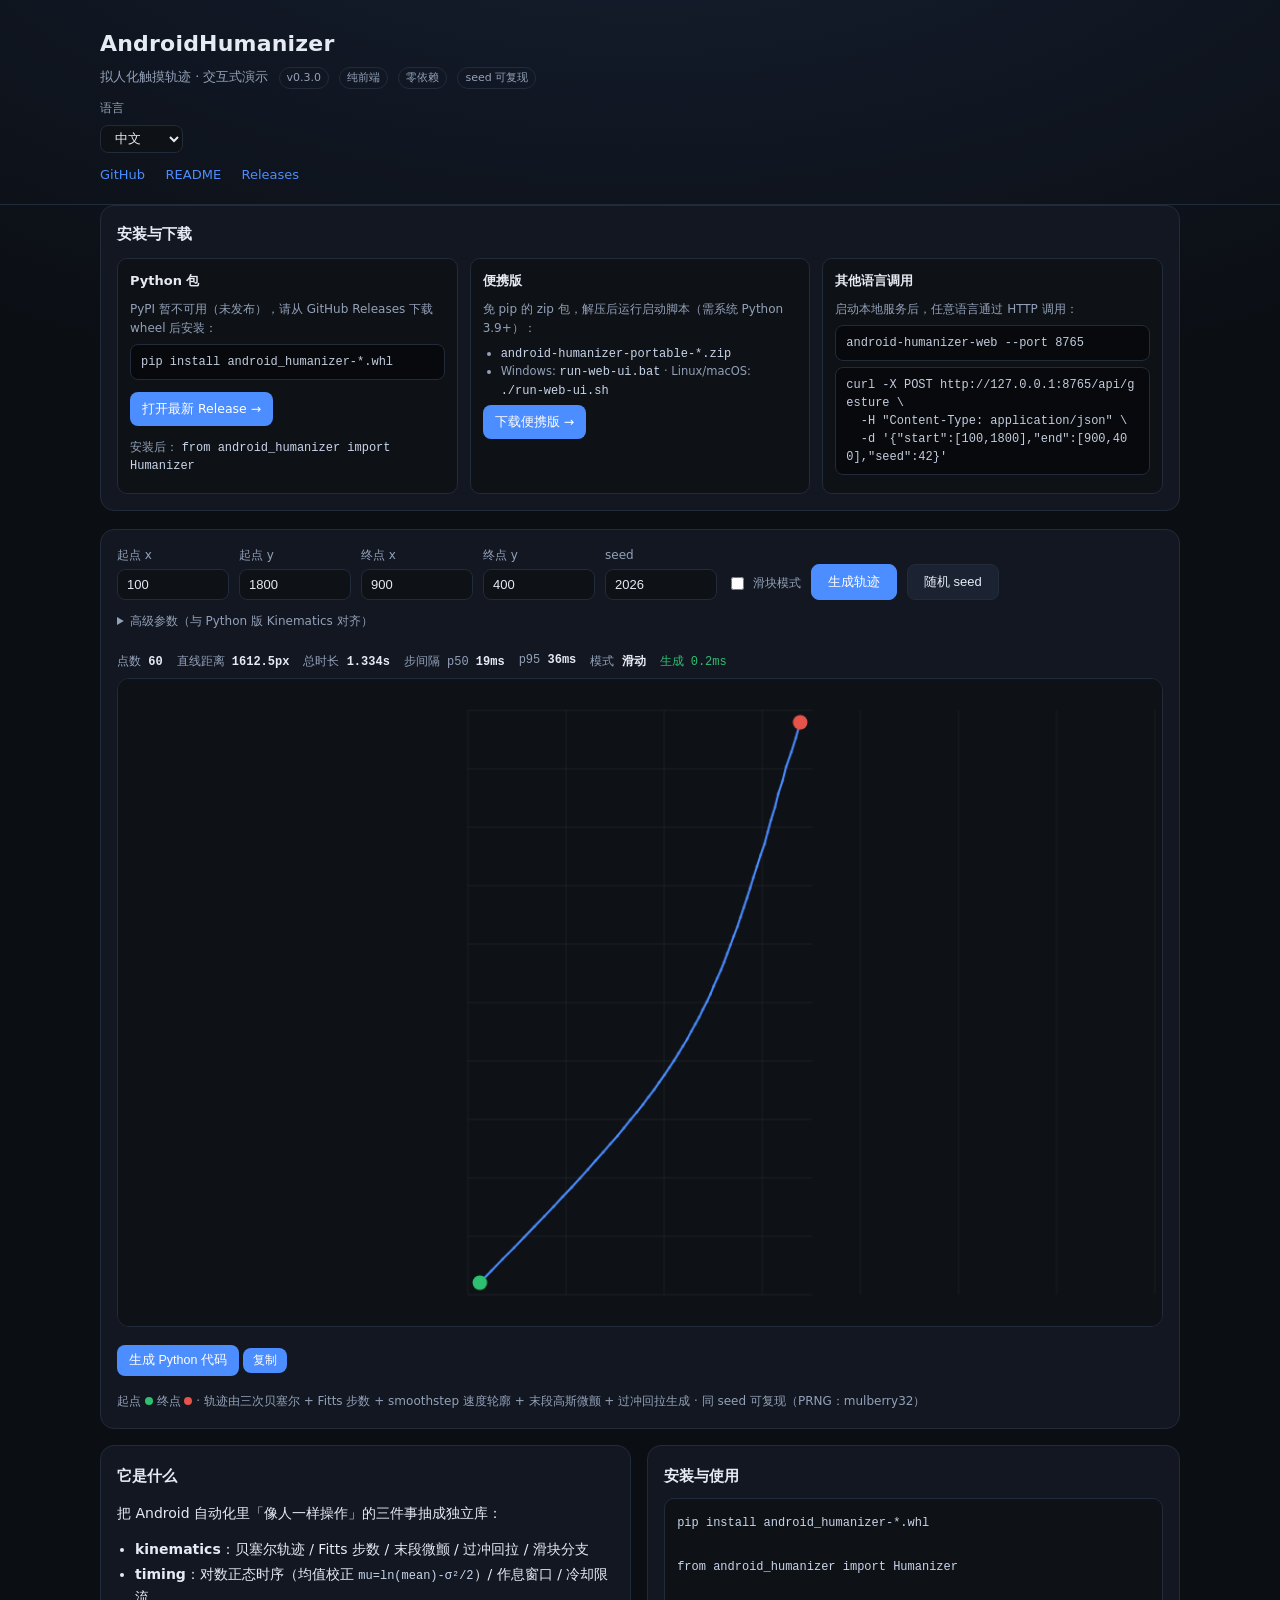
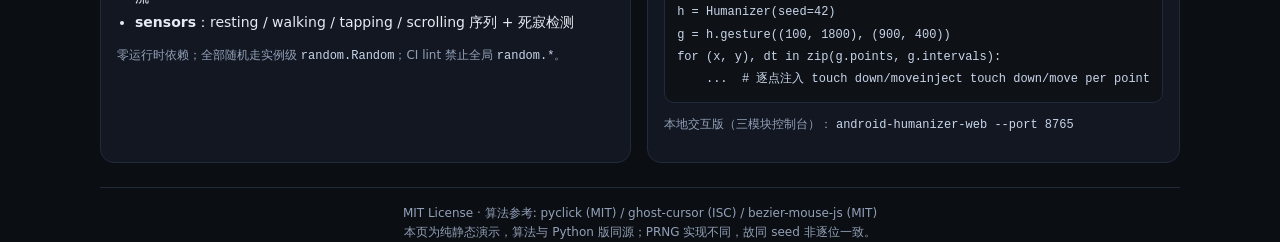
<file: site/index.html>
<!DOCTYPE html>
<html lang="zh-CN">
<head>
<meta charset="utf-8">
<meta name="viewport" content="width=device-width, initial-scale=1">
<title>AndroidHumanizer · 拟人化轨迹演示 / human-like trajectory demo</title>
<meta name="description" content="Human-like touch trajectory, timing and sensor simulation for Android automation. Interactive demo.">
<link rel="stylesheet" href="./style.css">
</head>
<body>
<header class="top">
  <div class="wrap">
    <h1>AndroidHumanizer</h1>
    <p class="sub"><span class="zh">拟人化触摸轨迹 · 交互式演示</span><span class="en">Human-like touch trajectory · interactive demo</span>
      <span class="tag">v0.3.0</span>
      <span class="tag"><span class="zh">纯前端</span><span class="en">pure frontend</span></span>
      <span class="tag"><span class="zh">零依赖</span><span class="en">zero deps</span></span>
      <span class="tag"><span class="zh">seed 可复现</span><span class="en">seed-reproducible</span></span>
    </p>
    <p class="sub"><label class="chk" for="lang"><span class="zh">语言</span><span class="en">Language</span> </label>
      <select id="lang" class="lang-select" aria-label="language">
        <option value="zh">中文</option>
        <option value="en">English</option>
      </select></p>
    <nav class="links">
      <a href="https://github.com/MassChargeRatio/android-humanizer">GitHub</a>
      <a href="https://github.com/MassChargeRatio/android-humanizer#readme">README</a>
      <a href="https://github.com/MassChargeRatio/android-humanizer/releases/latest">Releases</a>
    </nav>
  </div>
</header>

<main class="wrap">
  <section class="install" id="install">
    <h2><span class="zh">安装与下载</span><span class="en">Install &amp; Download</span></h2>
    <div class="install-grid">
      <div class="install-card">
        <h3><span class="zh">Python 包</span><span class="en">Python package</span></h3>
        <p class="muted"><span class="zh">PyPI 暂不可用（未发布），请从 GitHub Releases 下载 wheel 后安装：</span><span class="en">PyPI is not available yet (unpublished); install a wheel from GitHub Releases:</span></p>
        <pre class="cmd">pip install android_humanizer-*.whl</pre>
        <a class="btn-link" href="https://github.com/MassChargeRatio/android-humanizer/releases/latest" target="_blank" rel="noopener"><span class="zh">打开最新 Release →</span><span class="en">Open latest Release →</span></a>
        <p class="muted small"><span class="zh">安装后：</span><span class="en">After install:</span> <code>from android_humanizer import Humanizer</code></p>
      </div>
      <div class="install-card">
        <h3><span class="zh">便携版</span><span class="en">Portable</span></h3>
        <p class="muted"><span class="zh">免 pip 的 zip 包，解压后运行启动脚本（需系统 Python 3.9+）：</span><span class="en">pip-free zip; unzip and run the launcher (needs system Python 3.9+):</span></p>
        <ul class="muted small">
          <li><code>android-humanizer-portable-*.zip</code></li>
          <li>Windows: <code>run-web-ui.bat</code> · Linux/macOS: <code>./run-web-ui.sh</code></li>
        </ul>
        <a class="btn-link" href="https://github.com/MassChargeRatio/android-humanizer/releases/latest" target="_blank" rel="noopener"><span class="zh">下载便携版 →</span><span class="en">Download portable →</span></a>
      </div>
      <div class="install-card">
        <h3><span class="zh">其他语言调用</span><span class="en">Call from other languages</span></h3>
        <p class="muted"><span class="zh">启动本地服务后，任意语言通过 HTTP 调用：</span><span class="en">Start the local server, then call it over HTTP from any language:</span></p>
        <pre class="cmd">android-humanizer-web --port 8765</pre>
        <pre class="cmd">curl -X POST http://127.0.0.1:8765/api/gesture \
  -H "Content-Type: application/json" \
  -d '{"start":[100,1800],"end":[900,400],"seed":42}'</pre>
      </div>
    </div>
  </section>

  <section class="card">
    <div class="row">
      <label><span class="zh">起点 x</span><span class="en">start x</span><input id="sx" type="number" value="100"></label>
      <label><span class="zh">起点 y</span><span class="en">start y</span><input id="sy" type="number" value="1800"></label>
      <label><span class="zh">终点 x</span><span class="en">end x</span><input id="ex" type="number" value="900"></label>
      <label><span class="zh">终点 y</span><span class="en">end y</span><input id="ey" type="number" value="400"></label>
      <label>seed<input id="seed" type="number" value="2026"></label>
      <label class="chk"><input id="slider" type="checkbox"> <span class="zh">滑块模式</span><span class="en">slider</span></label>
      <button id="go" class="primary"><span class="zh">生成轨迹</span><span class="en">Generate</span></button>
      <button id="rand"><span class="zh">随机 seed</span><span class="en">random seed</span></button>
    </div>

    <details class="adv">
      <summary><span class="zh">高级参数（与 Python 版 Kinematics 对齐）</span><span class="en">Advanced params (aligned with Python Kinematics)</span></summary>
      <div class="row">
        <label>steps_min<input id="stepsMin" type="number" value="20"></label>
        <label>steps_max<input id="stepsMax" type="number" value="60"></label>
        <label>px_per_step<input id="pxPerStep" type="number" value="15"></label>
        <label>perpendicular_ratio<input id="perpH" type="number" step="0.01" value="0.12"></label>
        <label>jitter_sigma<input id="jitter" type="number" step="0.1" value="1.2"></label>
        <label>overshoot_prob<input id="overshoot" type="number" step="0.05" value="0.25"></label>
      </div>
    </details>

    <div class="meta" id="meta"></div>
    <canvas id="cv" width="1000" height="620"></canvas>
    <div class="codegen">
      <button id="code-btn" class="btn-link"><span class="zh">生成 Python 代码</span><span class="en">Generate Python code</span></button>
      <pre id="code-out" class="codeblock hidden"></pre>
      <button id="code-copy" class="btn-link small hidden"><span class="zh">复制</span><span class="en">Copy</span></button>
    </div>
    <p class="hint">
      <span class="zh">起点 <span class="dot g"></span> 终点 <span class="dot r"></span>
      · 轨迹由三次贝塞尔 + Fitts 步数 + smoothstep 速度轮廓 + 末段高斯微颤 + 过冲回拉生成
      · 同 seed 可复现（PRNG：mulberry32）</span>
      <span class="en">Start <span class="dot g"></span> End <span class="dot r"></span>
      · trajectory: cubic bezier + Fitts steps + smoothstep profile + tail Gaussian tremor + overshoot pull-back
      · same seed reproduces (PRNG: mulberry32)</span>
    </p>
  </section>

  <section class="grid">
    <div class="card">
      <h2><span class="zh">它是什么</span><span class="en">What is it</span></h2>
      <p><span class="zh">把 Android 自动化里「像人一样操作」的三件事抽成独立库：</span><span class="en">The three &#34;operate like a human&#34; concerns of Android automation, as a standalone library:</span></p>
      <ul>
        <li><b>kinematics</b>：<span class="zh">贝塞尔轨迹 / Fitts 步数 / 末段微颤 / 过冲回拉 / 滑块分支</span><span class="en">bezier trajectory / Fitts steps / tail tremor / overshoot / slider branch</span></li>
        <li><b>timing</b>：<span class="zh">对数正态时序（均值校正 <code>mu=ln(mean)-σ²/2</code>）/ 作息窗口 / 冷却限流</span><span class="en">lognormal timing (mean-corrected <code>mu=ln(mean)-σ²/2</code>) / wake window / cooldown</span></li>
        <li><b>sensors</b>：<span class="zh">resting / walking / tapping / scrolling 序列 + 死寂检测</span><span class="en">resting / walking / tapping / scrolling sequences + deadness detection</span></li>
      </ul>
      <p class="muted"><span class="zh">零运行时依赖；全部随机走实例级 <code>random.Random</code>；CI lint 禁止全局 <code>random.*</code>。</span><span class="en">Zero runtime deps; all randomness via instance-level <code>random.Random</code>; CI lint forbids global <code>random.*</code>.</span></p>
    </div>

    <div class="card">
      <h2><span class="zh">安装与使用</span><span class="en">Install &amp; usage</span></h2>
<pre><code>pip install android_humanizer-*.whl

from android_humanizer import Humanizer

h = Humanizer(seed=42)
g = h.gesture((100, 1800), (900, 400))
for (x, y), dt in zip(g.points, g.intervals):
    ...  # 逐点注入 touch down/move<!-- -->inject touch down/move per point</code></pre>
      <p class="muted"><span class="zh">本地交互版（三模块控制台）：</span><span class="en">Local interactive console (3 modules):</span>
        <code>android-humanizer-web --port 8765</code></p>
    </div>
  </section>

  <footer class="foot">
    MIT License · <span class="zh">算法参考</span><span class="en">algorithm refs</span>: pyclick (MIT) / ghost-cursor (ISC) / bezier-mouse-js (MIT)
    <br><span class="zh">本页为纯静态演示，算法与 Python 版同源；PRNG 实现不同，故同 seed 非逐位一致。</span>
    <br><span class="en">This page is a static demo sharing the same algorithms as the Python version;
    PRNG implementations differ, so the same seed is not bit-identical.</span>
  </footer>
</main>

<script src="./app.js"></script>
</body>
</html>
</file>
<file: site/style.css>
/* android-humanizer demo page style. Zero framework; dark theme.
   演示页样式。零框架；深色主题。 */
:root {
  --bg: #0b0e13;
  --panel: #121722;
  --panel2: #0e1116;
  --line: #222b3a;
  --fg: #e6ebf3;
  --fg2: #93a1b8;
  --acc: #4c8dff;
  --ok: #2fbf71;
  --red: #e5534b;
}
* { box-sizing: border-box; }
html, body { margin: 0; }
body {
  background: radial-gradient(1200px 600px at 50% -10%, #162033, var(--bg));
  color: var(--fg);
  font: 14px/1.6 "Segoe UI", "Microsoft YaHei", system-ui, -apple-system, sans-serif;
  min-height: 100vh;
}
.wrap { max-width: 1120px; margin: 0 auto; padding: 0 20px; }

.top { border-bottom: 1px solid var(--line); padding: 26px 0 18px; }
.top h1 { font-size: 22px; margin: 0 0 6px; letter-spacing: .2px; }
.sub { color: var(--fg2); font-size: 13px; margin: 0 0 10px; }
.tag {
  display: inline-block; margin-left: 6px; padding: 1px 7px;
  border: 1px solid var(--line); border-radius: 999px;
  font-size: 11px; color: var(--fg2);
}
.links a {
  color: var(--acc); text-decoration: none; margin-right: 16px; font-size: 13px;
}
.links a:hover { text-decoration: underline; }

main { padding: 22px 0 40px; }
.card {
  background: var(--panel); border: 1px solid var(--line);
  border-radius: 14px; padding: 16px; margin-bottom: 16px;
}
.card h2 { font-size: 15px; margin: 2px 0 10px; }
.row { display: flex; flex-wrap: wrap; gap: 10px; align-items: flex-end; }
label { display: flex; flex-direction: column; gap: 4px; font-size: 12px; color: var(--fg2); }
input[type=number] {
  width: 112px; background: var(--panel2); border: 1px solid var(--line);
  color: var(--fg); border-radius: 8px; padding: 7px 9px; font-size: 13px;
}
input[type=number]:focus { outline: 1px solid var(--acc); border-color: var(--acc); }
label.chk { flex-direction: row; align-items: center; gap: 6px; padding-bottom: 7px; }
label.chk input { accent-color: var(--acc); }
button {
  background: #1b2333; border: 1px solid var(--line); color: var(--fg);
  border-radius: 8px; padding: 8px 16px; font-size: 13px; cursor: pointer;
}
button:hover { border-color: #3a4a66; }
button.primary { background: var(--acc); border-color: var(--acc); color: #fff; }
button.primary:hover { filter: brightness(1.08); }

details.adv { margin-top: 12px; }
details.adv summary {
  cursor: pointer; color: var(--fg2); font-size: 12px; margin-bottom: 8px;
}
details.adv summary:hover { color: var(--fg); }

.meta {
  display: flex; flex-wrap: wrap; gap: 14px;
  font: 12px ui-monospace, SFMono-Regular, Consolas, monospace;
  color: var(--fg2); margin: 14px 0 8px;
}
.meta b { color: var(--fg); font-weight: 600; }
.meta .ok { color: var(--ok); }

canvas {
  width: 100%; height: auto; display: block;
  background: var(--panel2); border: 1px solid var(--line); border-radius: 12px;
}
.hint { color: var(--fg2); font-size: 12px; margin: 10px 0 0; }
.dot { display: inline-block; width: 8px; height: 8px; border-radius: 50%; }
.dot.g { background: var(--ok); }
.dot.r { background: var(--red); }

.grid { display: grid; grid-template-columns: 1fr 1fr; gap: 16px; }
@media (max-width: 860px) { .grid { grid-template-columns: 1fr; } }
.card ul { margin: 6px 0 8px; padding-left: 18px; }
.card li { margin: 3px 0; }
.muted { color: var(--fg2); font-size: 12px; }
pre {
  background: var(--panel2); border: 1px solid var(--line); border-radius: 10px;
  padding: 12px; overflow: auto; margin: 8px 0;
}
code { font: 12px ui-monospace, Consolas, monospace; color: #c9d6ea; }

.foot {
  color: var(--fg2); font-size: 12px; text-align: center;
  border-top: 1px solid var(--line); padding-top: 16px; margin-top: 8px;
}

/* ============================================================
   Install & Download + code generation
   安装与下载 + 代码生成
   ============================================================ */

.install {
  background: var(--panel);
  border: 1px solid var(--line);
  border-radius: 14px;
  padding: 16px;
  margin-bottom: 18px;
}
.install h2 { margin: 0 0 12px; font-size: 15px; }
.install-grid {
  display: grid;
  grid-template-columns: repeat(auto-fit, minmax(260px, 1fr));
  gap: 12px;
}
.install-card {
  background: var(--panel2);
  border: 1px solid var(--line);
  border-radius: 10px;
  padding: 12px;
}
.install-card h3 { margin: 0 0 8px; font-size: 13px; }
.install-card p { margin: 6px 0; }
.install-card ul { margin: 6px 0 0; padding-left: 18px; }
.install-card .small { font-size: 11.5px; }

.btn-link {
  display: inline-block;
  background: var(--acc);
  color: #fff;
  border: 0;
  border-radius: 8px;
  padding: 7px 12px;
  font-size: 12.5px;
  cursor: pointer;
  text-decoration: none;
  margin: 6px 0;
}
.btn-link:hover { filter: brightness(1.1); }
.btn-link.small { padding: 4px 10px; font-size: 12px; }

.cmd {
  background: #07090d;
  border: 1px solid var(--line);
  border-radius: 8px;
  padding: 8px 10px;
  font: 12px/1.5 ui-monospace, monospace;
  color: #c3cddd;
  white-space: pre-wrap;
  word-break: break-all;
  margin: 6px 0;
}

/* Code generation block. 代码生成区。 */
.codegen { margin: 12px 0 4px; }
.codeblock {
  background: #07090d;
  border: 1px solid var(--line);
  border-radius: 10px;
  padding: 12px 14px;
  font: 12.5px/1.6 ui-monospace, monospace;
  color: #c3cddd;
  white-space: pre;
  overflow: auto;
  max-height: 360px;
  margin: 8px 0 0;
}
.codeblock.hidden { display: none; }

/* ============================================================
   Language switch. 语言切换：body[data-lang] 控制 zh/en 显隐。
   ============================================================ */
body[data-lang="en"] .zh { display: none; }
body:not([data-lang="en"]) .en { display: none; }

.lang-select {
  background: var(--panel2); color: var(--fg);
  border: 1px solid var(--line); border-radius: 8px;
  padding: 5px 10px; font-size: 12.5px; cursor: pointer;
}
</file>
